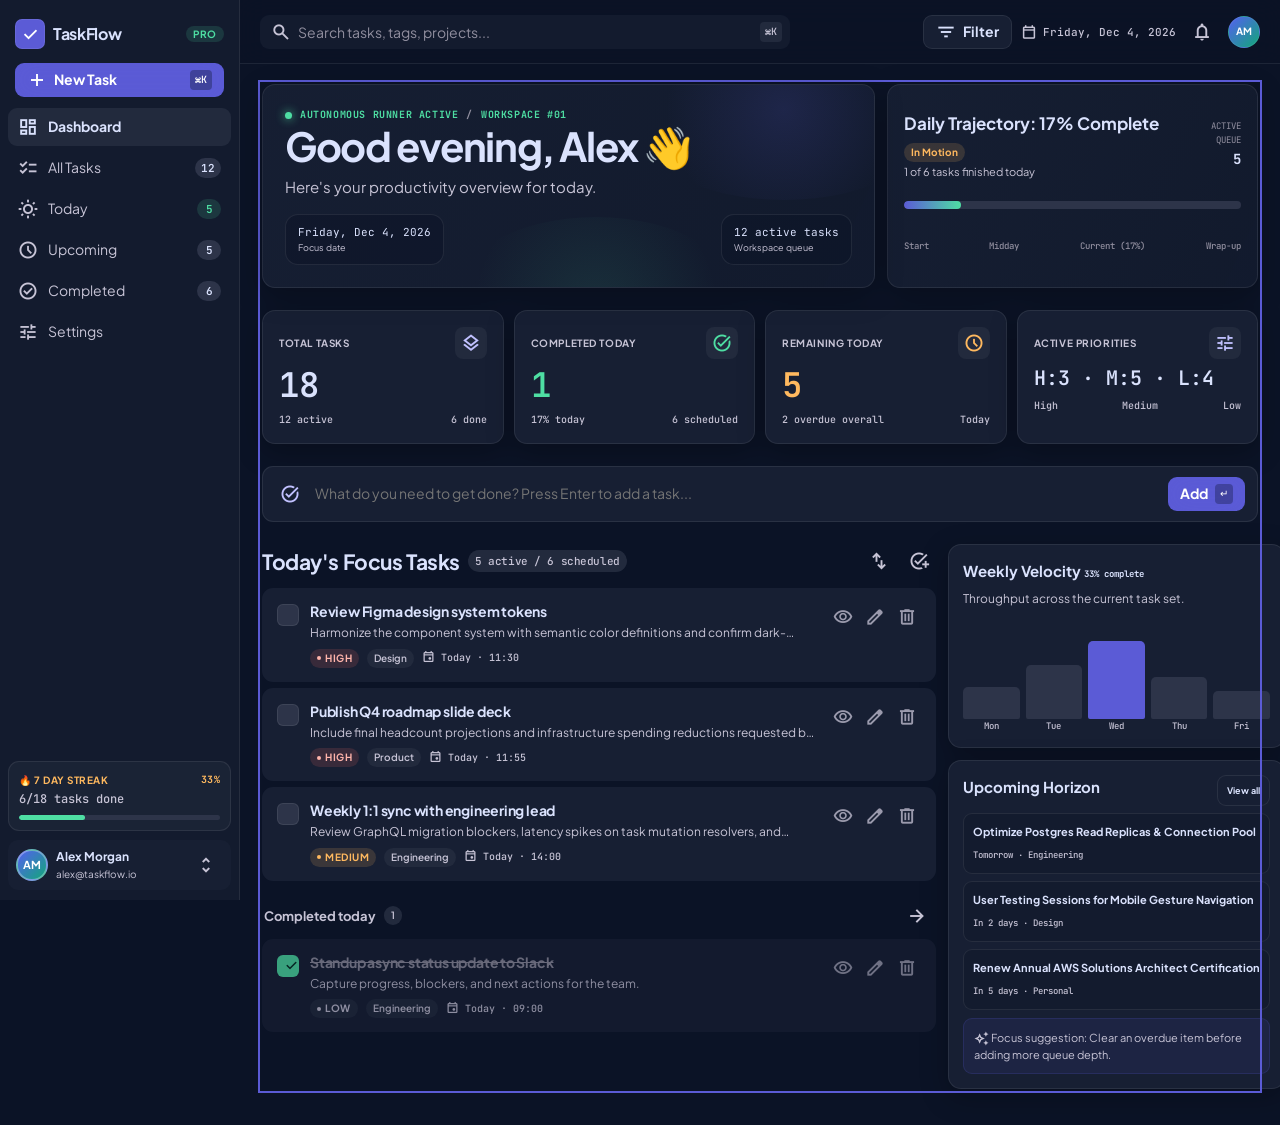
<file: index.html>
<!DOCTYPE html>
<html lang="en" class="dark">
<head>
  <meta charset="UTF-8">
  <meta name="viewport" content="width=device-width, initial-scale=1.0">
  <meta name="theme-color" content="#0b1326">
  <meta name="description" content="TaskFlow — a focused, modular single-page task manager inspired by the supplied Stitch design.">
  <title>TaskFlow</title>
  <link rel="preconnect" href="https://fonts.googleapis.com">
  <link rel="preconnect" href="https://fonts.gstatic.com" crossorigin>
  <link href="https://fonts.googleapis.com/css2?family=JetBrains+Mono:wght@500;600&family=Plus+Jakarta+Sans:wght@400;600;700&family=Material+Symbols+Outlined:opsz,wght,FILL,GRAD@20..48,100..700,0..1,-50..200&display=swap" rel="stylesheet">
  <link rel="stylesheet" href="css/styles.css">
  <script>
    try {
      const savedTheme = localStorage.getItem('taskflow_theme');
      document.documentElement.classList.toggle('dark', savedTheme !== 'light');
    } catch (_) {}
  </script>
</head>
<body>
  <div id="app" class="app-shell">
    <aside id="sidebar" class="sidebar" aria-label="Primary navigation"></aside>
    <div class="workspace">
      <header id="topbar" class="topbar"></header>
      <main id="main" class="main" aria-label="Task views"></main>
    </div>
    <nav id="mobile-nav" class="mobile-nav" aria-label="Mobile navigation"></nav>
  </div>
  <div id="modal-root"></div>
  <div id="toast-root" class="toast-root" aria-live="polite" aria-atomic="true"></div>
  <script type="module" src="js/app.js"></script>
</body>
</html>
</file>
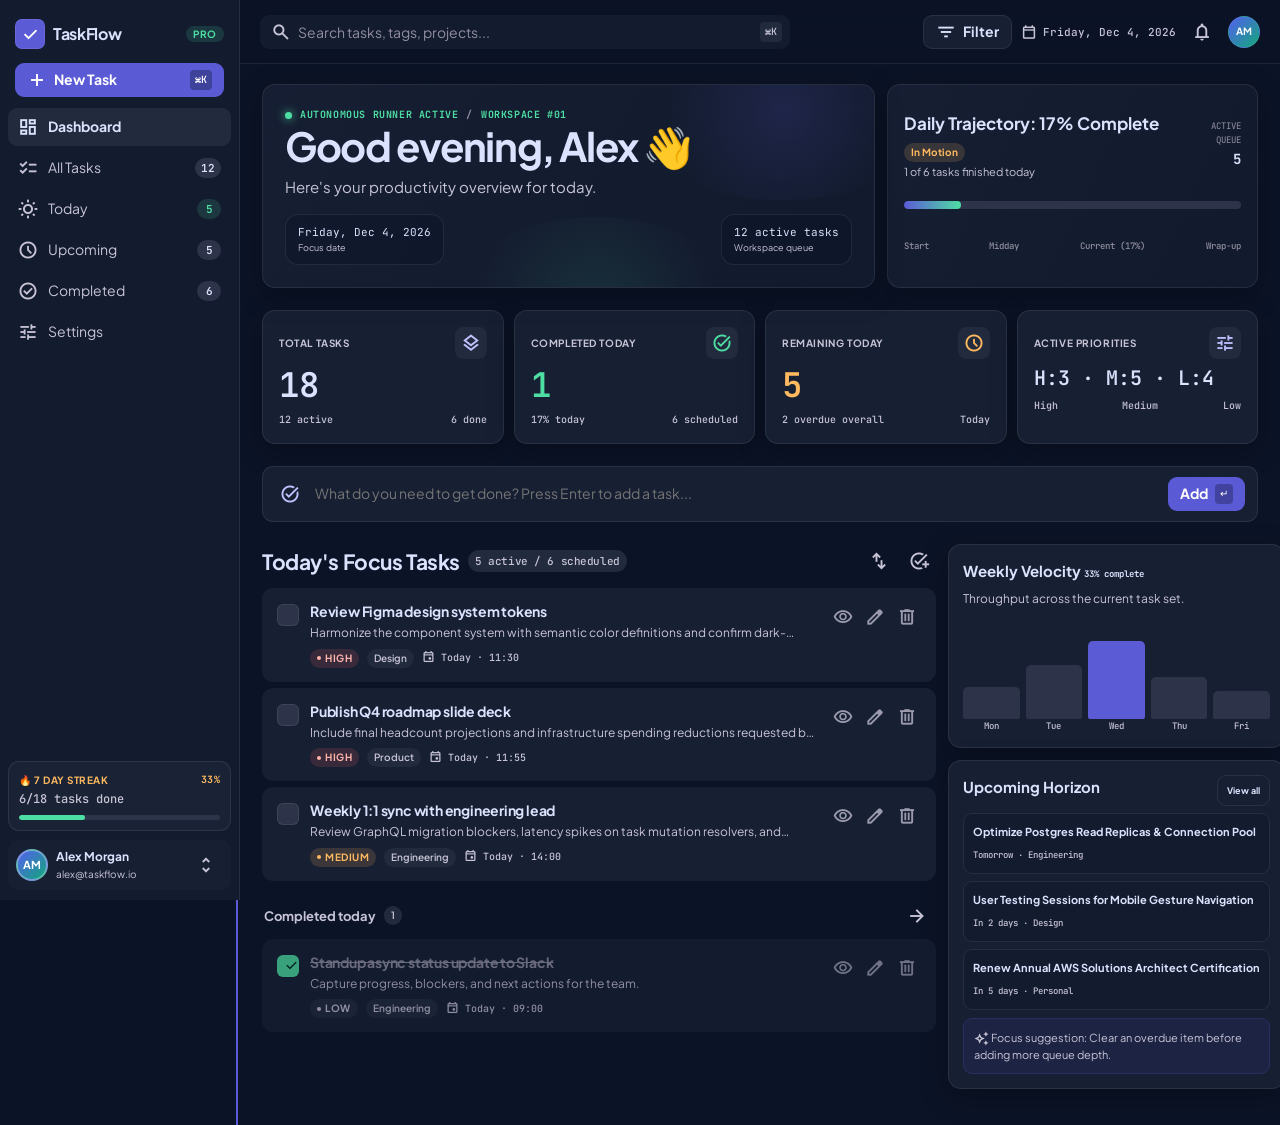
<file: final_taskflow/index.html>
<!DOCTYPE html>
<html lang="en" class="dark">
<head>
  <meta charset="UTF-8">
  <meta name="viewport" content="width=device-width, initial-scale=1.0">
  <meta name="theme-color" content="#0b1326">
  <meta name="description" content="TaskFlow — a focused, modular single-page task manager inspired by the supplied Stitch design.">
  <title>TaskFlow</title>
  <link rel="preconnect" href="https://fonts.googleapis.com">
  <link rel="preconnect" href="https://fonts.gstatic.com" crossorigin>
  <link href="https://fonts.googleapis.com/css2?family=JetBrains+Mono:wght@500;600&family=Plus+Jakarta+Sans:wght@400;600;700&family=Material+Symbols+Outlined:opsz,wght,FILL,GRAD@20..48,100..700,0..1,-50..200&display=swap" rel="stylesheet">
  <link rel="stylesheet" href="css/styles.css">
  <script>
    try {
      const savedTheme = localStorage.getItem('taskflow_theme');
      document.documentElement.classList.toggle('dark', savedTheme !== 'light');
    } catch (_) {}
  </script>
</head>
<body>
  <div id="app" class="app-shell">
    <aside id="sidebar" class="sidebar" aria-label="Primary navigation"></aside>
    <div class="workspace">
      <header id="topbar" class="topbar"></header>
      <main id="main" class="main" tabindex="-1"></main>
    </div>
    <div id="mobile-nav" class="mobile-nav" aria-label="Mobile navigation"></div>
  </div>
  <div id="modal-root"></div>
  <div id="toast-root" class="toast-root" aria-live="polite" aria-atomic="true"></div>
  <script type="module" src="js/app.js"></script>
</body>
</html>
</file>
<file: css/styles.css>
:root {
  --bg: #0b1326;
  --surface: #0b1326;
  --surface-lowest: #060e20;
  --surface-low: #131b2e;
  --surface-1: #171f33;
  --surface-2: #222a3d;
  --surface-3: #2d3449;
  --text: #dae2fd;
  --muted: #c7c4d6;
  --subtle: #918f9f;
  --border: rgba(255,255,255,.08);
  --primary: #c1c1ff;
  --primary-strong: #5b5bd6;
  --primary-text: #1b119b;
  --success: #4edea3;
  --warning: #ffb95f;
  --danger: #ff6d67;
  --shadow: 0 8px 28px rgba(0,0,0,.26);
  --font-sans: 'Plus Jakarta Sans', system-ui, sans-serif;
  --font-mono: 'JetBrains Mono', ui-monospace, monospace;
  --sidebar-w: 240px;
}
html.light {
  --bg: #f2f4fb;
  --surface: #f8f9fd;
  --surface-lowest: #ffffff;
  --surface-low: #eef1f8;
  --surface-1: #e7ebf5;
  --surface-2: #dde3f0;
  --surface-3: #d2d9e7;
  --text: #15203a;
  --muted: #47516a;
  --subtle: #68728a;
  --border: rgba(21,32,58,.10);
  --primary: #4e4ec9;
  --primary-strong: #5b5bd6;
  --primary-text: #fff;
  --success: #0b8e60;
  --warning: #a76200;
  --danger: #bb3b39;
  --shadow: 0 8px 28px rgba(32,44,77,.12);
}
* { box-sizing: border-box; }
html, body { margin:0; min-height:100%; }
body { background:var(--bg); color:var(--text); font-family:var(--font-sans); font-size:14px; line-height:1.55; -webkit-font-smoothing:antialiased; overflow-x:hidden; }
button, input, select, textarea { font:inherit; }
button, a { -webkit-tap-highlight-color:transparent; }
a { color:inherit; text-decoration:none; }
button { border:0; cursor:pointer; }
:focus-visible { outline:2px solid var(--primary-strong); outline-offset:2px; }
.material-symbols-outlined { font-family:'Material Symbols Outlined'; font-weight:normal; font-style:normal; font-size:20px; line-height:1; letter-spacing:normal; text-transform:none; display:inline-block; white-space:nowrap; word-wrap:normal; direction:ltr; -webkit-font-feature-settings:'liga'; -webkit-font-smoothing:antialiased; font-variation-settings:'FILL' 0,'wght' 500,'GRAD' 0,'opsz' 24; }
.app-shell{min-height:100vh; background:var(--bg);}
.sidebar{position:fixed; z-index:50; left:0; top:0; bottom:0; width:var(--sidebar-w); background:var(--surface-low); border-right:1px solid var(--border); display:flex; flex-direction:column; justify-content:space-between; padding:10px 8px;}
.workspace{margin-left:var(--sidebar-w); min-height:100vh;}
.topbar{position:fixed; z-index:40; left:var(--sidebar-w); right:0; top:0; height:64px; display:flex; align-items:center; justify-content:space-between; gap:16px; padding:0 20px; background:rgba(11,19,38,.82); border-bottom:1px solid var(--border); backdrop-filter:blur(14px);}
html.light .topbar{background:rgba(248,249,253,.84);}
.main{padding:84px 22px 36px; max-width:1400px; margin:0 auto;}
.view-panel.is-active{animation:view-enter .28s ease both;}
.view-panel[hidden]{display:none;}
@keyframes view-enter{from{opacity:0;transform:translateY(12px)}to{opacity:1;transform:translateY(0)}}
.brand{height:48px; display:flex; align-items:center; justify-content:space-between; padding:0 7px;}
.brand-left{display:flex; align-items:center; gap:8px;}
.logo{width:30px; height:30px; border-radius:7px; background:var(--primary-strong); color:white; display:grid; place-items:center; box-shadow:0 0 0 1px rgba(255,255,255,.08) inset;}
.logo .material-symbols-outlined{font-size:19px;}
.brand-name{font-size:16px; font-weight:700; letter-spacing:-.02em;}
.pro{border-radius:999px; background:rgba(78,222,163,.14); color:var(--success); padding:3px 7px; font:700 10px/1 var(--font-sans); letter-spacing:.07em;}
.new-task-sidebar{padding:5px 7px 11px;}
.nav{display:flex; flex-direction:column; gap:3px;}
.nav-link{width:100%; min-height:38px; display:flex; align-items:center; justify-content:space-between; gap:9px; padding:0 10px; border:0; border-radius:9px; background:transparent; color:var(--muted); text-align:left; transition:.15s ease;}
.nav-link:hover{background:var(--surface-1); color:var(--text);}
.nav-link.active{background:var(--surface-2); color:var(--text); font-weight:700;}
.nav-main{display:flex; align-items:center; gap:10px; min-width:0;}
.nav-count{min-width:24px; height:20px; padding:0 6px; border-radius:999px; background:var(--surface-3); color:var(--text); font:600 11px/20px var(--font-mono); text-align:center;}
.nav-count.success{background:rgba(78,222,163,.15); color:var(--success);}
.nav-sep{height:1px; background:var(--border); margin:6px 8px;}
.sidebar-bottom{display:grid; gap:9px;}
.streak-card{background:rgba(34,42,61,.55); border:1px solid var(--border); border-radius:11px; padding:10px;}
.streak-head{display:flex; justify-content:space-between; gap:8px; font:700 10px/16px var(--font-sans); color:var(--warning); letter-spacing:.05em; text-transform:uppercase;}
.streak-sub{margin:3px 0 8px; color:var(--muted); font:500 12px/16px var(--font-mono);}
.progress{height:5px; border-radius:999px; background:var(--surface-3); overflow:hidden;}
.progress > span{display:block; height:100%; border-radius:inherit; background:var(--success);}
.profile{display:flex; align-items:center; justify-content:space-between; gap:8px; border-radius:10px; background:var(--surface-1); padding:8px;}
.avatar{width:32px; height:32px; flex:0 0 auto; border-radius:50%; background:linear-gradient(135deg,#5460f0,#12a77a); border:2px solid rgba(255,255,255,.3); display:grid; place-items:center; color:white; font-weight:700; font-size:11px;}
.profile-main{display:flex; align-items:center; gap:8px; min-width:0;}
.profile-text{min-width:0;}
.profile-text strong,.profile-text span{display:block; overflow:hidden; text-overflow:ellipsis; white-space:nowrap;}
.profile-text strong{font-size:12px;}
.profile-text span{color:var(--muted); font-size:10px;}
.top-search{min-width:260px; max-width:530px; flex:1; position:relative;}
.search-input{width:100%; height:34px; padding:0 46px 0 37px; background:var(--surface-low); color:var(--text); border:1px solid transparent; border-radius:9px; outline:none;}
.search-input::placeholder,.input::placeholder,.textarea::placeholder{color:var(--subtle);}
.search-input:focus{border-color:rgba(91,91,214,.42); box-shadow:0 0 0 3px rgba(91,91,214,.12);}
.search-icon{position:absolute; left:11px; top:7px; color:var(--muted); pointer-events:none;}
.kbd{position:absolute; right:8px; top:7px; padding:2px 5px; border-radius:4px; background:var(--surface-2); color:var(--muted); font:500 10px/16px var(--font-mono);}
.topbar-actions{display:flex; align-items:center; gap:9px;}
.top-date{display:flex; align-items:center; gap:6px; color:var(--muted); font:500 11px/16px var(--font-mono); white-space:nowrap;}
.icon-btn{width:34px; height:34px; display:grid; place-items:center; border-radius:9px; color:var(--muted); background:transparent; transition:.15s ease;}
.icon-btn:hover{background:var(--surface-1); color:var(--text);}
.btn{display:inline-flex; align-items:center; justify-content:center; gap:7px; min-height:34px; padding:0 12px; border-radius:9px; font-weight:700; transition:.15s ease;}
.btn.primary{background:var(--primary-strong); color:white; box-shadow:0 0 24px rgba(91,91,214,.13) inset;}
.btn.primary:hover{filter:brightness(1.06); box-shadow:0 8px 24px rgba(91,91,214,.18);}
.btn.secondary{background:var(--surface-1); border:1px solid var(--border); color:var(--text);}
.btn.secondary:hover{background:var(--surface-2);}
.btn.danger{background:rgba(255,109,103,.12); color:#ffb4ab; border:1px solid rgba(255,109,103,.20);}
.btn.success{background:rgba(78,222,163,.12); color:var(--success); border:1px solid rgba(78,222,163,.18);}
.page{display:grid; gap:22px;}
.eyebrow{display:flex; align-items:center; gap:8px; color:var(--success); font:700 10px/16px var(--font-mono); letter-spacing:.06em; text-transform:uppercase;}
.dot{width:7px; height:7px; border-radius:50%; background:currentColor; box-shadow:0 0 10px currentColor;}
.page-head{display:flex; align-items:flex-end; justify-content:space-between; gap:20px;}
.page-head-copy h1{margin:4px 0 2px; font-size:40px; line-height:1.18; letter-spacing:-.03em;}
.page-head-copy p{margin:0; max-width:760px; color:var(--muted); font-size:15px;}
.head-actions{display:flex; flex-wrap:wrap; gap:8px;}
.glass-card,.card{border:1px solid var(--border); background:var(--surface-1); border-radius:13px; box-shadow:var(--shadow);}
.glass-card{background:linear-gradient(115deg, rgba(23,31,51,.95), rgba(19,27,46,.92));}
.hero-grid{display:grid; grid-template-columns:1.65fr 1fr; gap:12px;}
.dashboard-hero{position:relative; overflow:hidden; padding:22px;}
.dashboard-hero::before{content:""; position:absolute; width:320px; height:180px; border-radius:50%; right:-70px; top:-65px; background:radial-gradient(circle, rgba(91,91,214,.16), transparent 64%);}
.dashboard-hero::after{content:""; position:absolute; width:300px; height:180px; border-radius:50%; left:30%; bottom:-110px; background:radial-gradient(circle, rgba(78,222,163,.10), transparent 70%);}
.dashboard-hero > *{position:relative; z-index:1;}
.hero-title{display:flex; align-items:center; gap:10px; flex-wrap:wrap; margin:0; font-size:40px; line-height:1.15; letter-spacing:-.035em;}
.hero-sub{margin:6px 0 0; color:var(--muted); font-size:15px;}
.metric-row{display:grid; grid-template-columns:repeat(4,1fr); gap:10px;}
.metric{padding:16px;}
.metric-top{display:flex; align-items:center; justify-content:space-between; gap:8px; color:var(--muted); font:700 10px/14px var(--font-sans); letter-spacing:.06em; text-transform:uppercase;}
.metric-icon{width:32px; height:32px; border-radius:8px; background:var(--surface-2); display:grid; place-items:center; color:var(--primary);}
.metric-value{margin-top:9px; font:600 34px/1 var(--font-mono);}
.metric-value.success{color:var(--success)} .metric-value.warning{color:var(--warning)} .metric-value.danger{color:#ffb4ab}
.metric-foot{display:flex; align-items:center; justify-content:space-between; gap:8px; margin-top:10px; color:var(--muted); font:500 10px/15px var(--font-mono);}
.full-row{display:grid; gap:12px;}
.trajectory{padding:16px; display:grid; gap:12px;}
.trajectory-head{display:flex; align-items:center; justify-content:space-between; gap:12px;}
.trajectory-title{font-size:17px; font-weight:700;}
.trajectory-bar{height:8px; border-radius:999px; background:var(--surface-3); overflow:hidden;}
.trajectory-bar span{display:block; height:100%; border-radius:inherit; background:linear-gradient(90deg,var(--primary-strong),var(--success));}
.trajectory-scale{display:flex; justify-content:space-between; color:var(--subtle); font:500 9px/14px var(--font-mono);}
.dashboard-columns{display:grid; grid-template-columns:minmax(0,1fr) 310px; gap:12px; align-items:start;}
.focus-toolbar{display:flex; align-items:center; justify-content:space-between; gap:8px; margin-bottom:10px;}
.section-title{display:flex; align-items:center; gap:8px; margin:0; font-size:21px; line-height:1.3; letter-spacing:-.02em;}
.section-title small{font:500 11px/18px var(--font-mono); color:var(--muted); background:var(--surface-2); padding:2px 7px; border-radius:999px;}
.task-list{display:grid; gap:6px;}
.task-card{position:relative; display:grid; grid-template-columns:auto minmax(0,1fr) auto; gap:11px; align-items:start; padding:13px 14px; border-radius:11px; background:var(--surface-1); border:1px solid transparent; transition:.15s ease;}
.task-card:hover{transform:translateY(-1px); border-color:rgba(91,91,214,.28); background:var(--surface-2);}
.task-card.done{opacity:.7;}
.task-check{width:22px; height:22px; border-radius:6px; margin-top:2px; display:grid; place-items:center; background:var(--surface-3); color:transparent; border:1px solid var(--border); flex:0 0 auto;}
.task-check.checked{background:var(--success); color:#032c1f; border-color:transparent;}
.task-content{min-width:0;}
.task-title{font-size:14px; line-height:1.35; font-weight:700; letter-spacing:-.015em; margin:0 0 3px;}
.task-title.strike{text-decoration:line-through; color:var(--subtle);}
.task-desc{margin:0; color:var(--muted); font-size:12px; display:-webkit-box; -webkit-line-clamp:1; -webkit-box-orient:vertical; overflow:hidden;}
.task-meta{display:flex; align-items:center; flex-wrap:wrap; gap:6px 8px; margin-top:6px; color:var(--muted); font:500 10px/16px var(--font-mono);}
.badge{display:inline-flex; align-items:center; gap:4px; border-radius:999px; padding:2px 7px; font:700 10px/15px var(--font-sans); text-transform:uppercase; letter-spacing:.05em; white-space:nowrap;}
.badge.success{background:rgba(78,222,163,.12);color:var(--success)}
.badge.high{background:rgba(255,109,103,.14); color:#ffb4ab;} .badge.medium{background:rgba(255,185,95,.15); color:var(--warning)} .badge.low{background:var(--surface-2); color:var(--muted)}
.badge.category{background:var(--surface-2); color:var(--muted); font-weight:600; text-transform:none; letter-spacing:0;}
.task-actions{display:flex; align-items:center; gap:2px; opacity:.75;}
.task-actions .icon-btn{width:30px;height:30px;}
.quick-add{display:flex; align-items:center; gap:8px; padding:10px 12px; border-radius:11px; background:var(--surface-1); border:1px solid var(--border);}
.quick-add input{flex:1; min-width:0; border:0; outline:0; background:transparent; color:var(--text);}
.quick-add .quick-prefix{width:30px; color:var(--primary); display:grid; place-items:center;}
.side-stack{display:grid; gap:12px;}
.side-card{padding:14px;}
.side-card h3{margin:0 0 8px; font-size:15px;}
.side-card p{margin:0; color:var(--muted); font-size:12px;}
.velocity-chart{display:grid; grid-template-columns:repeat(5,1fr); gap:6px; align-items:end; height:100px; margin-top:10px;}
.bar{background:var(--surface-3); border-radius:5px 5px 2px 2px; min-height:18px;}.bar.current{background:var(--primary-strong);}
.chart-labels{display:grid; grid-template-columns:repeat(5,1fr); gap:6px; color:var(--muted); font:500 9px/14px var(--font-mono); text-align:center;}
.horizon-item{padding:9px; background:var(--surface-low); border-radius:9px; border:1px solid var(--border); margin-top:7px;}
.horizon-item strong{display:block; font-size:11px; margin-bottom:2px; white-space:nowrap; overflow:hidden; text-overflow:ellipsis;}
.horizon-item span{color:var(--muted); font:500 9px/13px var(--font-mono);}
.focus-suggestion{margin-top:8px; padding:10px; background:rgba(91,91,214,.10); border:1px solid rgba(91,91,214,.18); border-radius:9px; color:var(--muted); font-size:11px;}
.toolbar-card{padding:12px; display:grid; gap:10px;}
.toolbar-row{display:flex; align-items:center; justify-content:space-between; gap:8px; flex-wrap:wrap;}
.toolbar-left,.toolbar-right,.chip-row{display:flex; align-items:center; gap:6px; flex-wrap:wrap;}
.input-wrap{position:relative; flex:1; min-width:180px;}
.input,.select,.textarea{width:100%; border:1px solid transparent; border-radius:9px; background:var(--surface-low); color:var(--text); outline:none; padding:9px 11px;}
.input:focus,.select:focus,.textarea:focus{border-color:rgba(91,91,214,.42); box-shadow:0 0 0 3px rgba(91,91,214,.12);}
.select{padding-right:28px;}
.chip{min-height:28px; border-radius:999px; padding:0 10px; background:var(--surface-low); color:var(--muted); font:700 10px/28px var(--font-sans); letter-spacing:.04em; text-transform:uppercase;}
.chip.active{background:var(--primary-strong); color:white;}
.stats-banner{padding:18px; display:grid; grid-template-columns:repeat(4,1fr); gap:9px;}
.stat-box{padding:12px; background:rgba(6,14,32,.34); border:1px solid var(--border); border-radius:9px;}
html.light .stat-box{background:rgba(255,255,255,.42);}
.stat-number{font:600 24px/1 var(--font-mono);}
.stat-label{margin-top:4px; color:var(--muted); font-size:10px; text-transform:uppercase; letter-spacing:.06em; font-weight:700;}
.task-group{display:grid; gap:7px;}
.group-head{display:flex; align-items:center; justify-content:space-between; gap:8px; padding:0 2px; color:var(--muted); font-size:13px; font-weight:700;}
.group-title{display:flex; align-items:center; gap:8px;}
.group-dot{width:8px;height:8px;border-radius:50%; background:var(--warning);}
.group-dot.danger{background:#ffb4ab}.group-dot.success{background:var(--success)}.group-dot.subtle{background:var(--subtle)}
.timeline{position:relative; display:grid; gap:12px; padding-left:42px;}
.timeline::before{content:""; position:absolute; left:19px; top:6px; bottom:6px; width:1px; background:var(--surface-3);}
.timeline-group{position:relative;}
.timeline-marker{position:absolute; left:-42px; top:0; width:32px; height:32px; border-radius:9px; background:var(--primary-strong); color:white; display:grid; place-items:center; box-shadow:0 0 0 4px var(--bg);}
.timeline-group h2{margin:0 0 7px; font-size:16px;}
.timeline-items{display:grid; gap:6px;}
.upcoming-item{display:grid; grid-template-columns:40px minmax(0,1fr) auto; gap:10px; align-items:center; padding:10px 12px; border-radius:10px; background:var(--surface-1); border:1px solid var(--border);}
.date-block{width:40px;height:40px;border-radius:8px;background:var(--surface-lowest);display:grid;place-items:center;text-align:center;font:600 10px/12px var(--font-mono);}
.upcoming-main strong{display:block; font-size:12px; line-height:1.3;}
.upcoming-main span{display:block; color:var(--muted); font-size:10px; line-height:1.3; margin-top:2px; overflow:hidden; text-overflow:ellipsis; white-space:nowrap;}
.upcoming-check{width:26px;height:26px;border-radius:8px;background:var(--surface-lowest);display:grid;place-items:center;color:var(--success);}
.later-grid{display:grid; grid-template-columns:repeat(3,1fr); gap:7px;}
.later-card{padding:11px; min-height:122px; display:flex; flex-direction:column; justify-content:space-between; background:var(--surface-1); border:1px solid var(--border); border-radius:10px;}
.later-card strong{font-size:12px; line-height:1.35;}
.later-card p{margin:4px 0 0; color:var(--muted); font-size:10px; line-height:1.4;}
.completion-banner{display:flex; align-items:center; justify-content:space-between; gap:16px; padding:18px;}
.completion-left{display:flex; align-items:center; gap:14px;}
.completion-ring{width:60px;height:60px;border-radius:50%;display:grid;place-items:center;background:conic-gradient(var(--success) var(--pct), var(--surface-3) 0);position:relative;flex:0 0 auto;}
.completion-ring::after{content:"";width:44px;height:44px;border-radius:50%;background:var(--surface-1);position:absolute;}
.completion-ring span{position:relative;z-index:1;font:600 13px/1 var(--font-mono);}
.completed-list{display:grid; gap:6px;}
.completed-card{display:grid;grid-template-columns:auto auto minmax(0,1fr) auto;gap:10px;align-items:center;padding:12px;border-radius:10px;background:var(--surface-1);border:1px solid var(--border);}
.completed-card .check{width:24px;height:24px;border-radius:7px;background:rgba(78,222,163,.12);color:var(--success);display:grid;place-items:center;}
.completed-card h3{margin:0;font-size:12px;text-decoration:line-through;}
.completed-card p{margin:2px 0 0;color:var(--muted);font-size:10px;}
.settings-layout{display:grid; grid-template-columns:130px minmax(0,1fr); gap:12px; align-items:start;}
.settings-nav{position:sticky; top:78px; padding:8px; display:grid; gap:3px;}
.settings-nav button{min-height:32px; text-align:left; padding:0 9px; border-radius:8px;background:transparent;color:var(--muted);font-size:10px; font-weight:600;}
.settings-nav button.active{background:var(--surface-2);color:var(--text);}
.settings-stack{display:grid;gap:12px;}
.settings-card{padding:15px;}
.settings-head{display:flex;align-items:flex-start;justify-content:space-between;gap:10px;}
.settings-head h2{margin:0;font-size:15px;}.settings-head p{margin:2px 0 0;color:var(--muted);font-size:10px;}
.theme-cards{display:grid; grid-template-columns:repeat(3,1fr); gap:7px; margin-top:12px;}
.theme-option{padding:9px;border:1px solid var(--border);border-radius:10px;background:var(--surface-low);cursor:pointer;}
.theme-option.active{border-color:rgba(91,91,214,.48);box-shadow:0 0 0 2px rgba(91,91,214,.12) inset;}
.preview{height:54px;border-radius:7px;margin-bottom:7px;border:1px solid rgba(255,255,255,.12);overflow:hidden;display:grid;grid-template-rows:9px 1fr;}
.preview .top{background:rgba(255,255,255,.9)}.preview .body{background:#dfe5ef;display:grid;grid-template-columns:30% 1fr}.preview.dark .top{background:#38405a}.preview.dark .body{background:#081120}.preview.system .top{background:linear-gradient(90deg,#dfe5ef,#8590a5)}.preview.system .body{background:linear-gradient(90deg,#0b1326,#e9edf5);}
.option-title{font-size:11px;font-weight:700}.option-sub{font-size:9px;color:var(--muted);}
.toggle-row{display:flex;align-items:center;justify-content:space-between;gap:10px;padding:11px;border-radius:9px;background:var(--surface-low);margin-top:7px;}
.toggle-copy strong{display:block;font-size:11px}.toggle-copy span{display:block;color:var(--muted);font-size:9px;margin-top:2px;}
.switch{width:40px;height:22px;border-radius:999px;background:var(--surface-3);padding:2px;display:flex;align-items:center;transition:.15s ease;}.switch span{width:18px;height:18px;border-radius:50%;background:var(--text);transition:.15s ease;}.switch.on{background:var(--primary-strong);justify-content:flex-end;}.switch.on span{background:white;}
.two-col{display:grid;grid-template-columns:1fr 1fr;gap:8px;}
.form-grid{display:grid;grid-template-columns:1fr 1fr;gap:10px;}.form-field{display:grid;gap:5px}.form-field.full{grid-column:1/-1}.form-field label{font-size:10px;font-weight:700;color:var(--muted);text-transform:uppercase;letter-spacing:.06em;}.textarea{min-height:110px;resize:vertical;}
.danger-zone{background:linear-gradient(150deg,rgba(78,19,53,.58),rgba(31,12,34,.7)); border-color:rgba(255,109,103,.12);}
.empty{padding:34px;text-align:center;border:1px dashed var(--border);border-radius:12px;background:rgba(23,31,51,.34)}
.empty .material-symbols-outlined{font-size:28px;color:var(--primary);}.empty h3{margin:7px 0 4px;font-size:14px}.empty p{margin:0 auto;max-width:420px;color:var(--muted);font-size:11px;}
.modal-backdrop{position:fixed;inset:0;background:rgba(2,6,18,.62);backdrop-filter:blur(7px);z-index:100;display:grid;place-items:center;padding:16px;}
.modal{width:min(620px,100%);max-height:min(90vh,760px);overflow:auto;background:var(--surface-low);border:1px solid var(--border);border-radius:16px;box-shadow:0 18px 70px rgba(0,0,0,.48);}
.modal-head{display:flex;align-items:flex-start;justify-content:space-between;gap:10px;padding:16px 16px 10px;}.modal-head h2{margin:0;font-size:18px;}.modal-head p{margin:3px 0 0;color:var(--muted);font-size:11px;}
.modal-body{padding:6px 16px 16px;}.modal-actions{display:flex;justify-content:flex-end;gap:7px;padding:0 16px 16px;}
.detail-grid{display:grid;gap:9px}.detail-row{display:flex;align-items:flex-start;justify-content:space-between;gap:12px;padding:10px;border-radius:10px;background:var(--surface-1);}.detail-row span:first-child{color:var(--muted);font-size:10px;text-transform:uppercase;font-weight:700;letter-spacing:.06em}.detail-row span:last-child{font-size:11px;font-weight:600;text-align:right;}
.toast-root{position:fixed;right:18px;bottom:18px;z-index:120;display:grid;gap:7px;max-width:min(360px,calc(100vw - 36px));}.toast{padding:10px 12px;border-radius:10px;background:var(--surface-2);border:1px solid var(--border);box-shadow:0 10px 28px rgba(0,0,0,.24);font-size:12px;display:flex;align-items:center;gap:8px}.toast.success .material-symbols-outlined{color:var(--success)}.toast.error .material-symbols-outlined{color:#ffb4ab}
.mobile-nav{display:none;}
.hide{display:none!important;}
.mono{font-family:var(--font-mono)} .muted{color:var(--muted)} .subtle{color:var(--subtle)}
@media (max-width: 1100px){
  .hero-grid{grid-template-columns:1fr}.dashboard-columns{grid-template-columns:1fr}.side-stack{grid-template-columns:repeat(2,1fr)}
  .metric-row{grid-template-columns:repeat(2,1fr)}
  .stats-banner{grid-template-columns:repeat(2,1fr)}
}
@media (max-width: 820px){
  :root{--sidebar-w:0px}
  .sidebar{transform:translateX(-100%);width:240px;transition:.2s ease;box-shadow:10px 0 30px rgba(0,0,0,.32)}
  .sidebar.open{transform:none}
  .workspace{margin-left:0;padding-bottom:64px}
  .topbar{left:0;padding:0 12px}.main{padding:76px 12px 24px}.top-search{min-width:0}.top-date{display:none}.topbar-actions{gap:2px}
  .mobile-nav{position:fixed;z-index:70;left:8px;right:8px;bottom:8px;height:52px;display:grid;grid-template-columns:repeat(5,1fr);gap:3px;padding:4px;background:rgba(19,27,46,.92);border:1px solid var(--border);border-radius:13px;box-shadow:0 10px 30px rgba(0,0,0,.3);backdrop-filter:blur(16px)}
  html.light .mobile-nav{background:rgba(248,249,253,.95)}
  .mobile-nav .nav-link{min-width:0;display:grid;place-items:center;color:var(--muted);border-radius:9px;font-size:9px;padding:2px}.mobile-nav .nav-link.active{background:var(--surface-2);color:var(--text)}.mobile-nav .material-symbols-outlined{font-size:19px;margin-bottom:1px}.mobile-nav .nav-main{display:grid;place-items:center;gap:0}.mobile-nav .nav-main span:last-child{font-size:8px}.mobile-nav .nav-count{display:none}
  .page-head{align-items:flex-start;flex-direction:column}.page-head-copy h1,.hero-title{font-size:31px}.settings-layout{grid-template-columns:1fr}.settings-nav{position:static;display:flex;overflow:auto}.settings-nav button{flex:0 0 auto;white-space:nowrap}.later-grid{grid-template-columns:1fr}.theme-cards{grid-template-columns:1fr}.two-col,.form-grid{grid-template-columns:1fr}
}
@media (max-width: 560px){
  .main{padding-top:72px}.side-stack{grid-template-columns:1fr}.metric-row{grid-template-columns:1fr 1fr}.metric{padding:13px}.metric-value{font-size:28px}.stats-banner{grid-template-columns:1fr 1fr}.trajectory-head{align-items:flex-start;flex-direction:column}.task-card{grid-template-columns:auto minmax(0,1fr)}.task-actions{grid-column:2;justify-content:flex-end}.upcoming-item{grid-template-columns:36px minmax(0,1fr) auto}.date-block{width:36px}.completion-banner{align-items:flex-start;flex-direction:column}.topbar{gap:8px}.top-search{max-width:none}.topbar-actions .icon-btn:first-child{display:none}
}
@media (prefers-reduced-motion: reduce){.view-panel.is-active{animation:none}.nav-link{transition:none}}
</file>
<file: final_taskflow/css/styles.css>
:root {
  --bg: #0b1326;
  --surface: #0b1326;
  --surface-lowest: #060e20;
  --surface-low: #131b2e;
  --surface-1: #171f33;
  --surface-2: #222a3d;
  --surface-3: #2d3449;
  --text: #dae2fd;
  --muted: #c7c4d6;
  --subtle: #918f9f;
  --border: rgba(255,255,255,.08);
  --primary: #c1c1ff;
  --primary-strong: #5b5bd6;
  --primary-text: #1b119b;
  --success: #4edea3;
  --warning: #ffb95f;
  --danger: #ff6d67;
  --shadow: 0 8px 28px rgba(0,0,0,.26);
  --font-sans: 'Plus Jakarta Sans', system-ui, sans-serif;
  --font-mono: 'JetBrains Mono', ui-monospace, monospace;
  --sidebar-w: 240px;
}
html.light {
  --bg: #f2f4fb;
  --surface: #f8f9fd;
  --surface-lowest: #ffffff;
  --surface-low: #eef1f8;
  --surface-1: #e7ebf5;
  --surface-2: #dde3f0;
  --surface-3: #d2d9e7;
  --text: #15203a;
  --muted: #47516a;
  --subtle: #68728a;
  --border: rgba(21,32,58,.10);
  --primary: #4e4ec9;
  --primary-strong: #5b5bd6;
  --primary-text: #fff;
  --success: #0b8e60;
  --warning: #a76200;
  --danger: #bb3b39;
  --shadow: 0 8px 28px rgba(32,44,77,.12);
}
* { box-sizing: border-box; }
html, body { margin:0; min-height:100%; }
body { background:var(--bg); color:var(--text); font-family:var(--font-sans); font-size:14px; line-height:1.55; -webkit-font-smoothing:antialiased; overflow-x:hidden; }
button, input, select, textarea { font:inherit; }
button, a { -webkit-tap-highlight-color:transparent; }
a { color:inherit; text-decoration:none; }
button { border:0; cursor:pointer; }
:focus-visible { outline:2px solid var(--primary-strong); outline-offset:2px; }
.material-symbols-outlined { font-family:'Material Symbols Outlined'; font-weight:normal; font-style:normal; font-size:20px; line-height:1; letter-spacing:normal; text-transform:none; display:inline-block; white-space:nowrap; word-wrap:normal; direction:ltr; -webkit-font-feature-settings:'liga'; -webkit-font-smoothing:antialiased; font-variation-settings:'FILL' 0,'wght' 500,'GRAD' 0,'opsz' 24; }
.app-shell{min-height:100vh; background:var(--bg);}
.sidebar{position:fixed; z-index:50; left:0; top:0; bottom:0; width:var(--sidebar-w); background:var(--surface-low); border-right:1px solid var(--border); display:flex; flex-direction:column; justify-content:space-between; padding:10px 8px;}
.workspace{margin-left:var(--sidebar-w); min-height:100vh;}
.topbar{position:fixed; z-index:40; left:var(--sidebar-w); right:0; top:0; height:64px; display:flex; align-items:center; justify-content:space-between; gap:16px; padding:0 20px; background:rgba(11,19,38,.82); border-bottom:1px solid var(--border); backdrop-filter:blur(14px);}
html.light .topbar{background:rgba(248,249,253,.84);}
.main{padding:84px 22px 36px; max-width:1400px; margin:0 auto;}
.brand{height:48px; display:flex; align-items:center; justify-content:space-between; padding:0 7px;}
.brand-left{display:flex; align-items:center; gap:8px;}
.logo{width:30px; height:30px; border-radius:7px; background:var(--primary-strong); color:white; display:grid; place-items:center; box-shadow:0 0 0 1px rgba(255,255,255,.08) inset;}
.logo .material-symbols-outlined{font-size:19px;}
.brand-name{font-size:16px; font-weight:700; letter-spacing:-.02em;}
.pro{border-radius:999px; background:rgba(78,222,163,.14); color:var(--success); padding:3px 7px; font:700 10px/1 var(--font-sans); letter-spacing:.07em;}
.new-task-sidebar{padding:5px 7px 11px;}
.nav{display:flex; flex-direction:column; gap:3px;}
.nav-link{min-height:38px; display:flex; align-items:center; justify-content:space-between; gap:9px; padding:0 10px; border-radius:9px; color:var(--muted); transition:.15s ease;}
.nav-link:hover{background:var(--surface-1); color:var(--text);}
.nav-link.active{background:var(--surface-2); color:var(--text); font-weight:700;}
.nav-main{display:flex; align-items:center; gap:10px; min-width:0;}
.nav-count{min-width:24px; height:20px; padding:0 6px; border-radius:999px; background:var(--surface-3); color:var(--text); font:600 11px/20px var(--font-mono); text-align:center;}
.nav-count.success{background:rgba(78,222,163,.15); color:var(--success);}
.nav-sep{height:1px; background:var(--border); margin:6px 8px;}
.sidebar-bottom{display:grid; gap:9px;}
.streak-card{background:rgba(34,42,61,.55); border:1px solid var(--border); border-radius:11px; padding:10px;}
.streak-head{display:flex; justify-content:space-between; gap:8px; font:700 10px/16px var(--font-sans); color:var(--warning); letter-spacing:.05em; text-transform:uppercase;}
.streak-sub{margin:3px 0 8px; color:var(--muted); font:500 12px/16px var(--font-mono);}
.progress{height:5px; border-radius:999px; background:var(--surface-3); overflow:hidden;}
.progress > span{display:block; height:100%; border-radius:inherit; background:var(--success);}
.profile{display:flex; align-items:center; justify-content:space-between; gap:8px; border-radius:10px; background:var(--surface-1); padding:8px;}
.avatar{width:32px; height:32px; flex:0 0 auto; border-radius:50%; background:linear-gradient(135deg,#5460f0,#12a77a); border:2px solid rgba(255,255,255,.3); display:grid; place-items:center; color:white; font-weight:700; font-size:11px;}
.profile-main{display:flex; align-items:center; gap:8px; min-width:0;}
.profile-text{min-width:0;}
.profile-text strong,.profile-text span{display:block; overflow:hidden; text-overflow:ellipsis; white-space:nowrap;}
.profile-text strong{font-size:12px;}
.profile-text span{color:var(--muted); font-size:10px;}
.top-search{min-width:260px; max-width:530px; flex:1; position:relative;}
.search-input{width:100%; height:34px; padding:0 46px 0 37px; background:var(--surface-low); color:var(--text); border:1px solid transparent; border-radius:9px; outline:none;}
.search-input::placeholder,.input::placeholder,.textarea::placeholder{color:var(--subtle);}
.search-input:focus{border-color:rgba(91,91,214,.42); box-shadow:0 0 0 3px rgba(91,91,214,.12);}
.search-icon{position:absolute; left:11px; top:7px; color:var(--muted); pointer-events:none;}
.kbd{position:absolute; right:8px; top:7px; padding:2px 5px; border-radius:4px; background:var(--surface-2); color:var(--muted); font:500 10px/16px var(--font-mono);}
.topbar-actions{display:flex; align-items:center; gap:9px;}
.top-date{display:flex; align-items:center; gap:6px; color:var(--muted); font:500 11px/16px var(--font-mono); white-space:nowrap;}
.icon-btn{width:34px; height:34px; display:grid; place-items:center; border-radius:9px; color:var(--muted); background:transparent; transition:.15s ease;}
.icon-btn:hover{background:var(--surface-1); color:var(--text);}
.btn{display:inline-flex; align-items:center; justify-content:center; gap:7px; min-height:34px; padding:0 12px; border-radius:9px; font-weight:700; transition:.15s ease;}
.btn.primary{background:var(--primary-strong); color:white; box-shadow:0 0 24px rgba(91,91,214,.13) inset;}
.btn.primary:hover{filter:brightness(1.06); box-shadow:0 8px 24px rgba(91,91,214,.18);}
.btn.secondary{background:var(--surface-1); border:1px solid var(--border); color:var(--text);}
.btn.secondary:hover{background:var(--surface-2);}
.btn.danger{background:rgba(255,109,103,.12); color:#ffb4ab; border:1px solid rgba(255,109,103,.20);}
.btn.success{background:rgba(78,222,163,.12); color:var(--success); border:1px solid rgba(78,222,163,.18);}
.page{display:grid; gap:22px;}
.eyebrow{display:flex; align-items:center; gap:8px; color:var(--success); font:700 10px/16px var(--font-mono); letter-spacing:.06em; text-transform:uppercase;}
.dot{width:7px; height:7px; border-radius:50%; background:currentColor; box-shadow:0 0 10px currentColor;}
.page-head{display:flex; align-items:flex-end; justify-content:space-between; gap:20px;}
.page-head-copy h1{margin:4px 0 2px; font-size:40px; line-height:1.18; letter-spacing:-.03em;}
.page-head-copy p{margin:0; max-width:760px; color:var(--muted); font-size:15px;}
.head-actions{display:flex; flex-wrap:wrap; gap:8px;}
.glass-card,.card{border:1px solid var(--border); background:var(--surface-1); border-radius:13px; box-shadow:var(--shadow);}
.glass-card{background:linear-gradient(115deg, rgba(23,31,51,.95), rgba(19,27,46,.92));}
.hero-grid{display:grid; grid-template-columns:1.65fr 1fr; gap:12px;}
.dashboard-hero{position:relative; overflow:hidden; padding:22px;}
.dashboard-hero::before{content:""; position:absolute; width:320px; height:180px; border-radius:50%; right:-70px; top:-65px; background:radial-gradient(circle, rgba(91,91,214,.16), transparent 64%);}
.dashboard-hero::after{content:""; position:absolute; width:300px; height:180px; border-radius:50%; left:30%; bottom:-110px; background:radial-gradient(circle, rgba(78,222,163,.10), transparent 70%);}
.dashboard-hero > *{position:relative; z-index:1;}
.hero-title{display:flex; align-items:center; gap:10px; flex-wrap:wrap; margin:0; font-size:40px; line-height:1.15; letter-spacing:-.035em;}
.hero-sub{margin:6px 0 0; color:var(--muted); font-size:15px;}
.metric-row{display:grid; grid-template-columns:repeat(4,1fr); gap:10px;}
.metric{padding:16px;}
.metric-top{display:flex; align-items:center; justify-content:space-between; gap:8px; color:var(--muted); font:700 10px/14px var(--font-sans); letter-spacing:.06em; text-transform:uppercase;}
.metric-icon{width:32px; height:32px; border-radius:8px; background:var(--surface-2); display:grid; place-items:center; color:var(--primary);}
.metric-value{margin-top:9px; font:600 34px/1 var(--font-mono);}
.metric-value.success{color:var(--success)} .metric-value.warning{color:var(--warning)} .metric-value.danger{color:#ffb4ab}
.metric-foot{display:flex; align-items:center; justify-content:space-between; gap:8px; margin-top:10px; color:var(--muted); font:500 10px/15px var(--font-mono);}
.full-row{display:grid; gap:12px;}
.trajectory{padding:16px; display:grid; gap:12px;}
.trajectory-head{display:flex; align-items:center; justify-content:space-between; gap:12px;}
.trajectory-title{font-size:17px; font-weight:700;}
.trajectory-bar{height:8px; border-radius:999px; background:var(--surface-3); overflow:hidden;}
.trajectory-bar span{display:block; height:100%; border-radius:inherit; background:linear-gradient(90deg,var(--primary-strong),var(--success));}
.trajectory-scale{display:flex; justify-content:space-between; color:var(--subtle); font:500 9px/14px var(--font-mono);}
.dashboard-columns{display:grid; grid-template-columns:minmax(0,1fr) 310px; gap:12px; align-items:start;}
.focus-toolbar{display:flex; align-items:center; justify-content:space-between; gap:8px; margin-bottom:10px;}
.section-title{display:flex; align-items:center; gap:8px; margin:0; font-size:21px; line-height:1.3; letter-spacing:-.02em;}
.section-title small{font:500 11px/18px var(--font-mono); color:var(--muted); background:var(--surface-2); padding:2px 7px; border-radius:999px;}
.task-list{display:grid; gap:6px;}
.task-card{position:relative; display:grid; grid-template-columns:auto minmax(0,1fr) auto; gap:11px; align-items:start; padding:13px 14px; border-radius:11px; background:var(--surface-1); border:1px solid transparent; transition:.15s ease;}
.task-card:hover{transform:translateY(-1px); border-color:rgba(91,91,214,.28); background:var(--surface-2);}
.task-card.done{opacity:.7;}
.task-check{width:22px; height:22px; border-radius:6px; margin-top:2px; display:grid; place-items:center; background:var(--surface-3); color:transparent; border:1px solid var(--border); flex:0 0 auto;}
.task-check.checked{background:var(--success); color:#032c1f; border-color:transparent;}
.task-content{min-width:0;}
.task-title{font-size:14px; line-height:1.35; font-weight:700; letter-spacing:-.015em; margin:0 0 3px;}
.task-title.strike{text-decoration:line-through; color:var(--subtle);}
.task-desc{margin:0; color:var(--muted); font-size:12px; display:-webkit-box; -webkit-line-clamp:1; -webkit-box-orient:vertical; overflow:hidden;}
.task-meta{display:flex; align-items:center; flex-wrap:wrap; gap:6px 8px; margin-top:6px; color:var(--muted); font:500 10px/16px var(--font-mono);}
.badge{display:inline-flex; align-items:center; gap:4px; border-radius:999px; padding:2px 7px; font:700 10px/15px var(--font-sans); text-transform:uppercase; letter-spacing:.05em; white-space:nowrap;}
.badge.success{background:rgba(78,222,163,.12);color:var(--success)}
.badge.high{background:rgba(255,109,103,.14); color:#ffb4ab;} .badge.medium{background:rgba(255,185,95,.15); color:var(--warning)} .badge.low{background:var(--surface-2); color:var(--muted)}
.badge.category{background:var(--surface-2); color:var(--muted); font-weight:600; text-transform:none; letter-spacing:0;}
.task-actions{display:flex; align-items:center; gap:2px; opacity:.75;}
.task-actions .icon-btn{width:30px;height:30px;}
.quick-add{display:flex; align-items:center; gap:8px; padding:10px 12px; border-radius:11px; background:var(--surface-1); border:1px solid var(--border);}
.quick-add input{flex:1; min-width:0; border:0; outline:0; background:transparent; color:var(--text);}
.quick-add .quick-prefix{width:30px; color:var(--primary); display:grid; place-items:center;}
.side-stack{display:grid; gap:12px;}
.side-card{padding:14px;}
.side-card h3{margin:0 0 8px; font-size:15px;}
.side-card p{margin:0; color:var(--muted); font-size:12px;}
.velocity-chart{display:grid; grid-template-columns:repeat(5,1fr); gap:6px; align-items:end; height:100px; margin-top:10px;}
.bar{background:var(--surface-3); border-radius:5px 5px 2px 2px; min-height:18px;}.bar.current{background:var(--primary-strong);}
.chart-labels{display:grid; grid-template-columns:repeat(5,1fr); gap:6px; color:var(--muted); font:500 9px/14px var(--font-mono); text-align:center;}
.horizon-item{padding:9px; background:var(--surface-low); border-radius:9px; border:1px solid var(--border); margin-top:7px;}
.horizon-item strong{display:block; font-size:11px; margin-bottom:2px; white-space:nowrap; overflow:hidden; text-overflow:ellipsis;}
.horizon-item span{color:var(--muted); font:500 9px/13px var(--font-mono);}
.focus-suggestion{margin-top:8px; padding:10px; background:rgba(91,91,214,.10); border:1px solid rgba(91,91,214,.18); border-radius:9px; color:var(--muted); font-size:11px;}
.toolbar-card{padding:12px; display:grid; gap:10px;}
.toolbar-row{display:flex; align-items:center; justify-content:space-between; gap:8px; flex-wrap:wrap;}
.toolbar-left,.toolbar-right,.chip-row{display:flex; align-items:center; gap:6px; flex-wrap:wrap;}
.input-wrap{position:relative; flex:1; min-width:180px;}
.input,.select,.textarea{width:100%; border:1px solid transparent; border-radius:9px; background:var(--surface-low); color:var(--text); outline:none; padding:9px 11px;}
.input:focus,.select:focus,.textarea:focus{border-color:rgba(91,91,214,.42); box-shadow:0 0 0 3px rgba(91,91,214,.12);}
.select{padding-right:28px;}
.chip{min-height:28px; border-radius:999px; padding:0 10px; background:var(--surface-low); color:var(--muted); font:700 10px/28px var(--font-sans); letter-spacing:.04em; text-transform:uppercase;}
.chip.active{background:var(--primary-strong); color:white;}
.stats-banner{padding:18px; display:grid; grid-template-columns:repeat(4,1fr); gap:9px;}
.stat-box{padding:12px; background:rgba(6,14,32,.34); border:1px solid var(--border); border-radius:9px;}
html.light .stat-box{background:rgba(255,255,255,.42);}
.stat-number{font:600 24px/1 var(--font-mono);}
.stat-label{margin-top:4px; color:var(--muted); font-size:10px; text-transform:uppercase; letter-spacing:.06em; font-weight:700;}
.task-group{display:grid; gap:7px;}
.group-head{display:flex; align-items:center; justify-content:space-between; gap:8px; padding:0 2px; color:var(--muted); font-size:13px; font-weight:700;}
.group-title{display:flex; align-items:center; gap:8px;}
.group-dot{width:8px;height:8px;border-radius:50%; background:var(--warning);}
.group-dot.danger{background:#ffb4ab}.group-dot.success{background:var(--success)}.group-dot.subtle{background:var(--subtle)}
.timeline{position:relative; display:grid; gap:12px; padding-left:42px;}
.timeline::before{content:""; position:absolute; left:19px; top:6px; bottom:6px; width:1px; background:var(--surface-3);}
.timeline-group{position:relative;}
.timeline-marker{position:absolute; left:-42px; top:0; width:32px; height:32px; border-radius:9px; background:var(--primary-strong); color:white; display:grid; place-items:center; box-shadow:0 0 0 4px var(--bg);}
.timeline-group h2{margin:0 0 7px; font-size:16px;}
.timeline-items{display:grid; gap:6px;}
.upcoming-item{display:grid; grid-template-columns:40px minmax(0,1fr) auto; gap:10px; align-items:center; padding:10px 12px; border-radius:10px; background:var(--surface-1); border:1px solid var(--border);}
.date-block{width:40px;height:40px;border-radius:8px;background:var(--surface-lowest);display:grid;place-items:center;text-align:center;font:600 10px/12px var(--font-mono);}
.upcoming-main strong{display:block; font-size:12px; line-height:1.3;}
.upcoming-main span{display:block; color:var(--muted); font-size:10px; line-height:1.3; margin-top:2px; overflow:hidden; text-overflow:ellipsis; white-space:nowrap;}
.upcoming-check{width:26px;height:26px;border-radius:8px;background:var(--surface-lowest);display:grid;place-items:center;color:var(--success);}
.later-grid{display:grid; grid-template-columns:repeat(3,1fr); gap:7px;}
.later-card{padding:11px; min-height:122px; display:flex; flex-direction:column; justify-content:space-between; background:var(--surface-1); border:1px solid var(--border); border-radius:10px;}
.later-card strong{font-size:12px; line-height:1.35;}
.later-card p{margin:4px 0 0; color:var(--muted); font-size:10px; line-height:1.4;}
.completion-banner{display:flex; align-items:center; justify-content:space-between; gap:16px; padding:18px;}
.completion-left{display:flex; align-items:center; gap:14px;}
.completion-ring{width:60px;height:60px;border-radius:50%;display:grid;place-items:center;background:conic-gradient(var(--success) var(--pct), var(--surface-3) 0);position:relative;flex:0 0 auto;}
.completion-ring::after{content:"";width:44px;height:44px;border-radius:50%;background:var(--surface-1);position:absolute;}
.completion-ring span{position:relative;z-index:1;font:600 13px/1 var(--font-mono);}
.completed-list{display:grid; gap:6px;}
.completed-card{display:grid;grid-template-columns:auto auto minmax(0,1fr) auto;gap:10px;align-items:center;padding:12px;border-radius:10px;background:var(--surface-1);border:1px solid var(--border);}
.completed-card .check{width:24px;height:24px;border-radius:7px;background:rgba(78,222,163,.12);color:var(--success);display:grid;place-items:center;}
.completed-card h3{margin:0;font-size:12px;text-decoration:line-through;}
.completed-card p{margin:2px 0 0;color:var(--muted);font-size:10px;}
.settings-layout{display:grid; grid-template-columns:130px minmax(0,1fr); gap:12px; align-items:start;}
.settings-nav{position:sticky; top:78px; padding:8px; display:grid; gap:3px;}
.settings-nav button{min-height:32px; text-align:left; padding:0 9px; border-radius:8px;background:transparent;color:var(--muted);font-size:10px; font-weight:600;}
.settings-nav button.active{background:var(--surface-2);color:var(--text);}
.settings-stack{display:grid;gap:12px;}
.settings-card{padding:15px;}
.settings-head{display:flex;align-items:flex-start;justify-content:space-between;gap:10px;}
.settings-head h2{margin:0;font-size:15px;}.settings-head p{margin:2px 0 0;color:var(--muted);font-size:10px;}
.theme-cards{display:grid; grid-template-columns:repeat(3,1fr); gap:7px; margin-top:12px;}
.theme-option{padding:9px;border:1px solid var(--border);border-radius:10px;background:var(--surface-low);cursor:pointer;}
.theme-option.active{border-color:rgba(91,91,214,.48);box-shadow:0 0 0 2px rgba(91,91,214,.12) inset;}
.preview{height:54px;border-radius:7px;margin-bottom:7px;border:1px solid rgba(255,255,255,.12);overflow:hidden;display:grid;grid-template-rows:9px 1fr;}
.preview .top{background:rgba(255,255,255,.9)}.preview .body{background:#dfe5ef;display:grid;grid-template-columns:30% 1fr}.preview.dark .top{background:#38405a}.preview.dark .body{background:#081120}.preview.system .top{background:linear-gradient(90deg,#dfe5ef,#8590a5)}.preview.system .body{background:linear-gradient(90deg,#0b1326,#e9edf5);}
.option-title{font-size:11px;font-weight:700}.option-sub{font-size:9px;color:var(--muted);}
.toggle-row{display:flex;align-items:center;justify-content:space-between;gap:10px;padding:11px;border-radius:9px;background:var(--surface-low);margin-top:7px;}
.toggle-copy strong{display:block;font-size:11px}.toggle-copy span{display:block;color:var(--muted);font-size:9px;margin-top:2px;}
.switch{width:40px;height:22px;border-radius:999px;background:var(--surface-3);padding:2px;display:flex;align-items:center;transition:.15s ease;}.switch span{width:18px;height:18px;border-radius:50%;background:var(--text);transition:.15s ease;}.switch.on{background:var(--primary-strong);justify-content:flex-end;}.switch.on span{background:white;}
.two-col{display:grid;grid-template-columns:1fr 1fr;gap:8px;}
.form-grid{display:grid;grid-template-columns:1fr 1fr;gap:10px;}.form-field{display:grid;gap:5px}.form-field.full{grid-column:1/-1}.form-field label{font-size:10px;font-weight:700;color:var(--muted);text-transform:uppercase;letter-spacing:.06em;}.textarea{min-height:110px;resize:vertical;}
.danger-zone{background:linear-gradient(150deg,rgba(78,19,53,.58),rgba(31,12,34,.7)); border-color:rgba(255,109,103,.12);}
.empty{padding:34px;text-align:center;border:1px dashed var(--border);border-radius:12px;background:rgba(23,31,51,.34)}
.empty .material-symbols-outlined{font-size:28px;color:var(--primary);}.empty h3{margin:7px 0 4px;font-size:14px}.empty p{margin:0 auto;max-width:420px;color:var(--muted);font-size:11px;}
.modal-backdrop{position:fixed;inset:0;background:rgba(2,6,18,.62);backdrop-filter:blur(7px);z-index:100;display:grid;place-items:center;padding:16px;}
.modal{width:min(620px,100%);max-height:min(90vh,760px);overflow:auto;background:var(--surface-low);border:1px solid var(--border);border-radius:16px;box-shadow:0 18px 70px rgba(0,0,0,.48);}
.modal-head{display:flex;align-items:flex-start;justify-content:space-between;gap:10px;padding:16px 16px 10px;}.modal-head h2{margin:0;font-size:18px;}.modal-head p{margin:3px 0 0;color:var(--muted);font-size:11px;}
.modal-body{padding:6px 16px 16px;}.modal-actions{display:flex;justify-content:flex-end;gap:7px;padding:0 16px 16px;}
.detail-grid{display:grid;gap:9px}.detail-row{display:flex;align-items:flex-start;justify-content:space-between;gap:12px;padding:10px;border-radius:10px;background:var(--surface-1);}.detail-row span:first-child{color:var(--muted);font-size:10px;text-transform:uppercase;font-weight:700;letter-spacing:.06em}.detail-row span:last-child{font-size:11px;font-weight:600;text-align:right;}
.toast-root{position:fixed;right:18px;bottom:18px;z-index:120;display:grid;gap:7px;max-width:min(360px,calc(100vw - 36px));}.toast{padding:10px 12px;border-radius:10px;background:var(--surface-2);border:1px solid var(--border);box-shadow:0 10px 28px rgba(0,0,0,.24);font-size:12px;display:flex;align-items:center;gap:8px}.toast.success .material-symbols-outlined{color:var(--success)}.toast.error .material-symbols-outlined{color:#ffb4ab}
.mobile-nav{display:none;}
.hide{display:none!important;}
.mono{font-family:var(--font-mono)} .muted{color:var(--muted)} .subtle{color:var(--subtle)}
@media (max-width: 1100px){
  .hero-grid{grid-template-columns:1fr}.dashboard-columns{grid-template-columns:1fr}.side-stack{grid-template-columns:repeat(2,1fr)}
  .metric-row{grid-template-columns:repeat(2,1fr)}
  .stats-banner{grid-template-columns:repeat(2,1fr)}
}
@media (max-width: 820px){
  :root{--sidebar-w:0px}
  .sidebar{transform:translateX(-100%);width:240px;transition:.2s ease;box-shadow:10px 0 30px rgba(0,0,0,.32)}
  .sidebar.open{transform:none}
  .workspace{margin-left:0;padding-bottom:64px}
  .topbar{left:0;padding:0 12px}.main{padding:76px 12px 24px}.top-search{min-width:0}.top-date{display:none}.topbar-actions{gap:2px}
  .mobile-nav{position:fixed;z-index:70;left:8px;right:8px;bottom:8px;height:52px;display:grid;grid-template-columns:repeat(5,1fr);gap:3px;padding:4px;background:rgba(19,27,46,.92);border:1px solid var(--border);border-radius:13px;box-shadow:0 10px 30px rgba(0,0,0,.3);backdrop-filter:blur(16px)}
  html.light .mobile-nav{background:rgba(248,249,253,.95)}
  .mobile-nav a{display:grid;place-items:center;color:var(--muted);border-radius:9px;font-size:9px}.mobile-nav a.active{background:var(--surface-2);color:var(--text)}.mobile-nav .material-symbols-outlined{font-size:19px;margin-bottom:1px}.mobile-nav span:last-child{font-size:8px}
  .page-head{align-items:flex-start;flex-direction:column}.page-head-copy h1,.hero-title{font-size:31px}.settings-layout{grid-template-columns:1fr}.settings-nav{position:static;display:flex;overflow:auto}.settings-nav button{flex:0 0 auto;white-space:nowrap}.later-grid{grid-template-columns:1fr}.theme-cards{grid-template-columns:1fr}.two-col,.form-grid{grid-template-columns:1fr}
}
@media (max-width: 560px){
  .main{padding-top:72px}.side-stack{grid-template-columns:1fr}.metric-row{grid-template-columns:1fr 1fr}.metric{padding:13px}.metric-value{font-size:28px}.stats-banner{grid-template-columns:1fr 1fr}.trajectory-head{align-items:flex-start;flex-direction:column}.task-card{grid-template-columns:auto minmax(0,1fr)}.task-actions{grid-column:2;justify-content:flex-end}.upcoming-item{grid-template-columns:36px minmax(0,1fr) auto}.date-block{width:36px}.completion-banner{align-items:flex-start;flex-direction:column}.topbar{gap:8px}.top-search{max-width:none}.topbar-actions .icon-btn:first-child{display:none}
}
</file>
